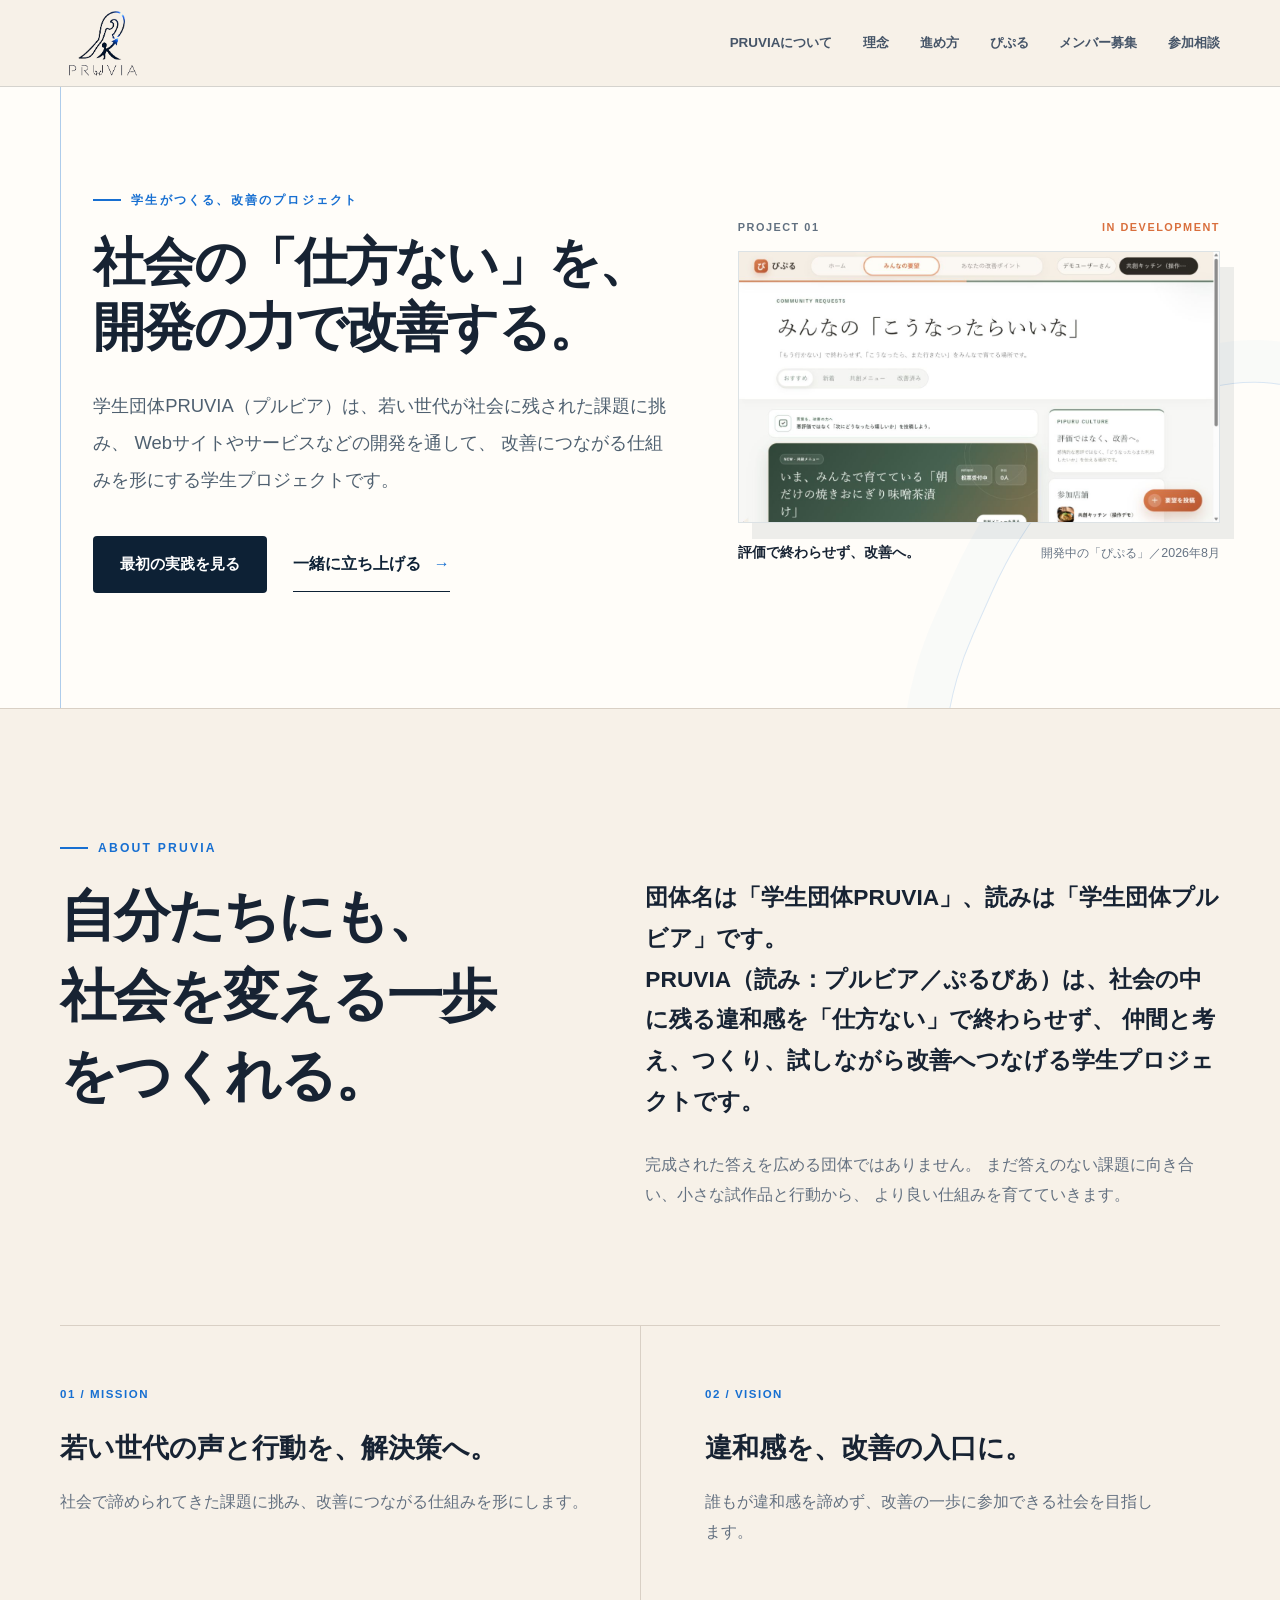
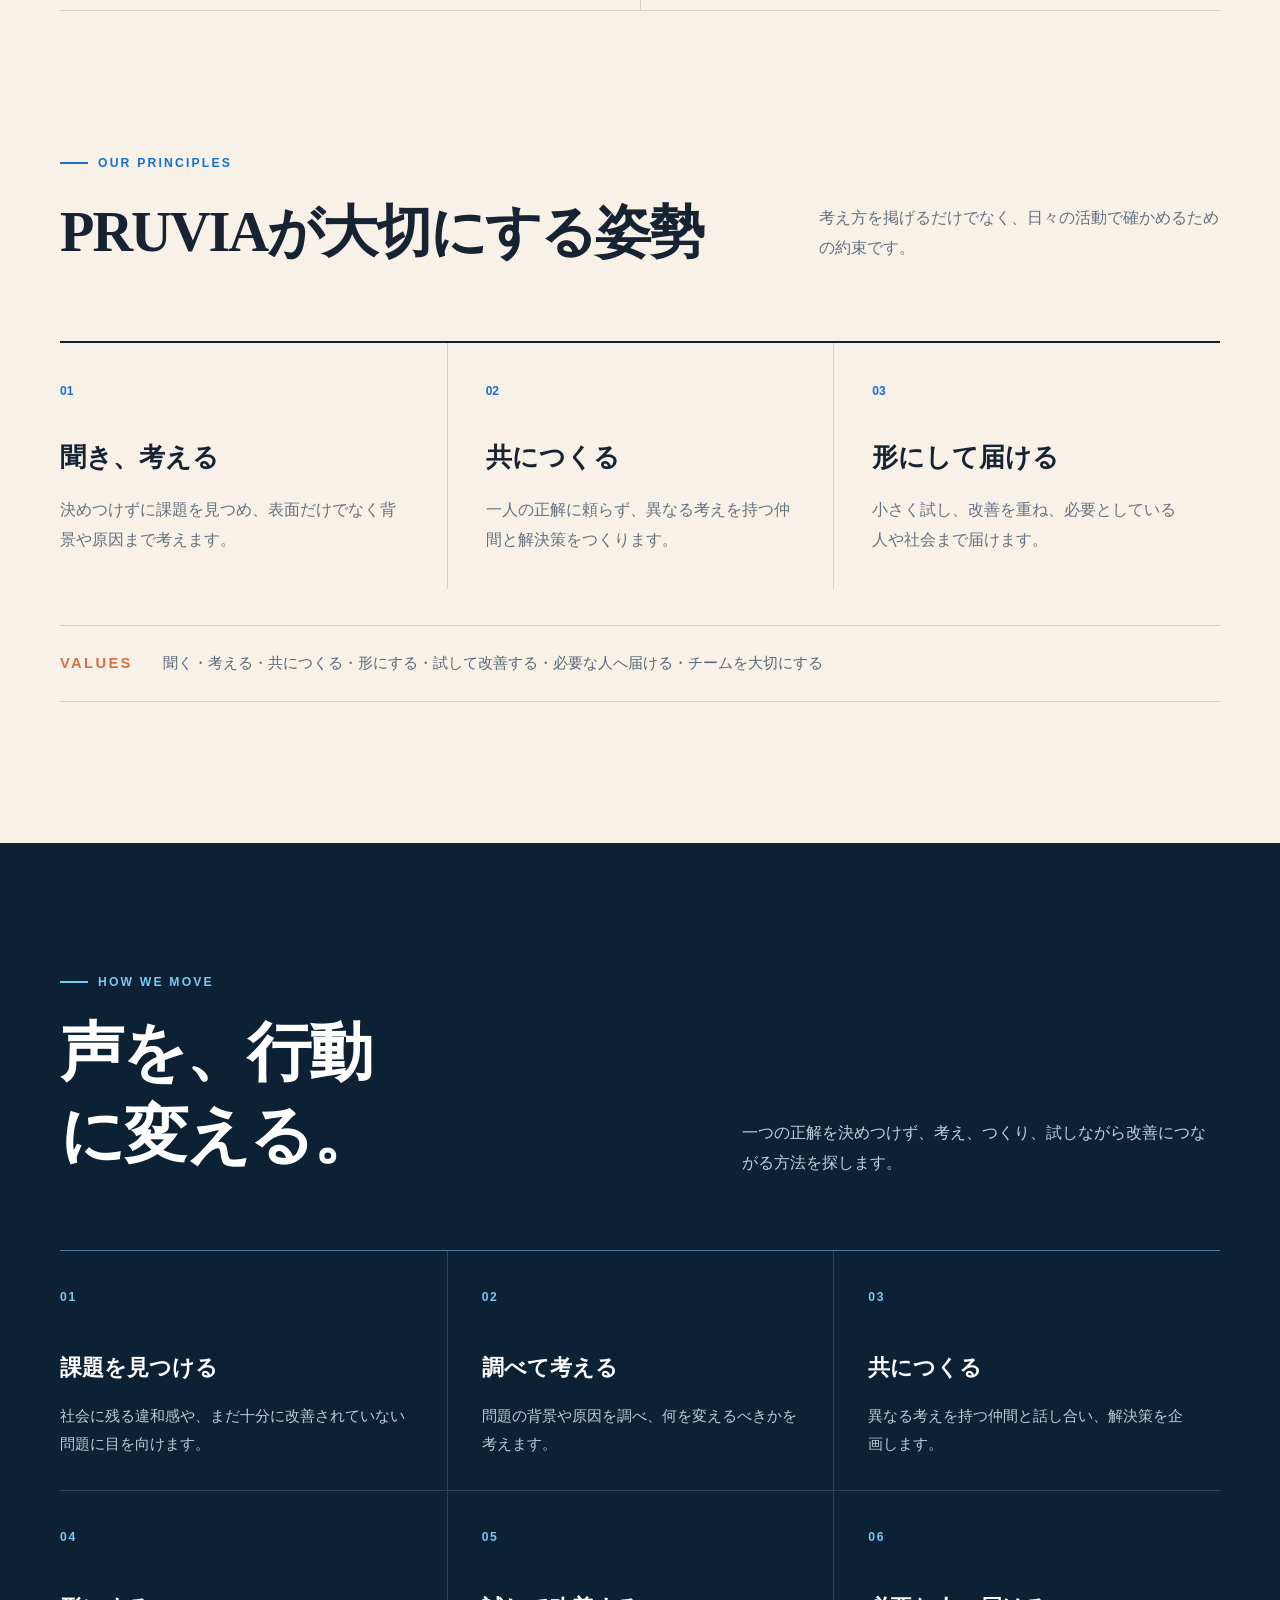
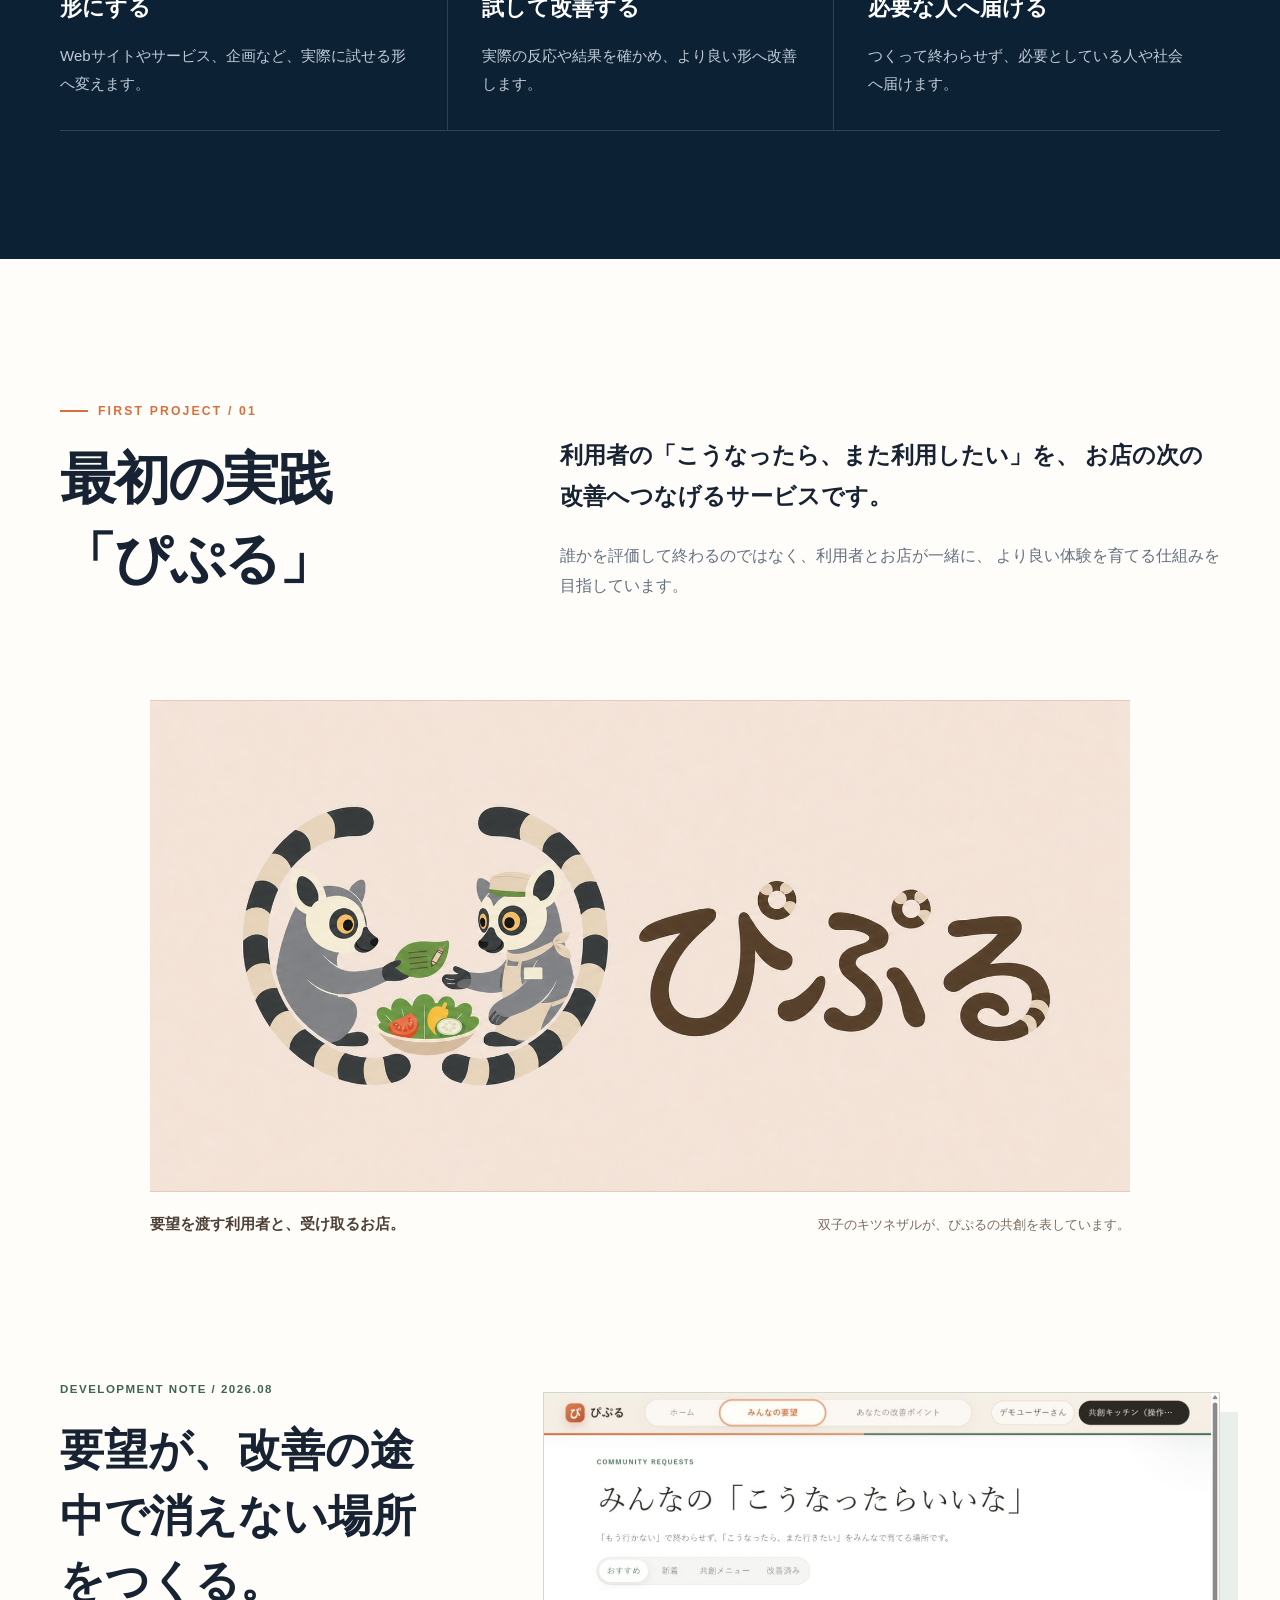
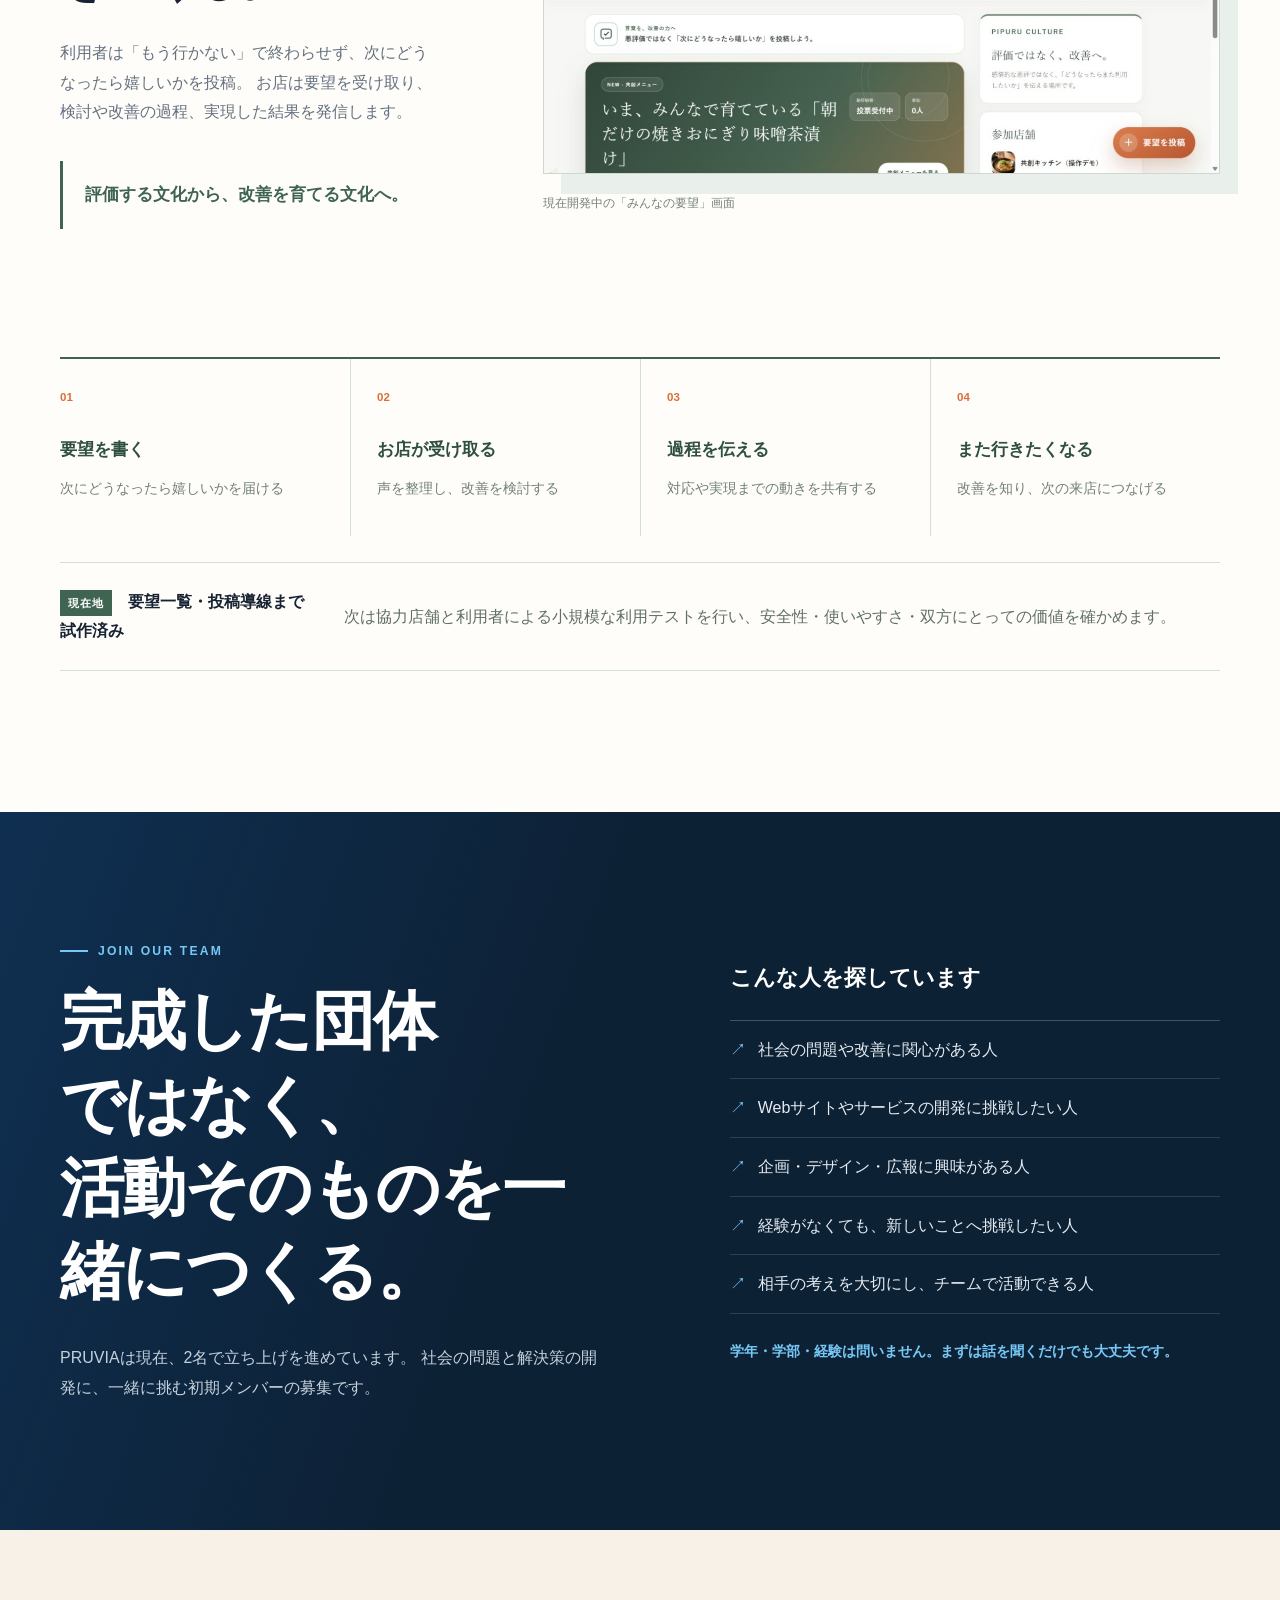
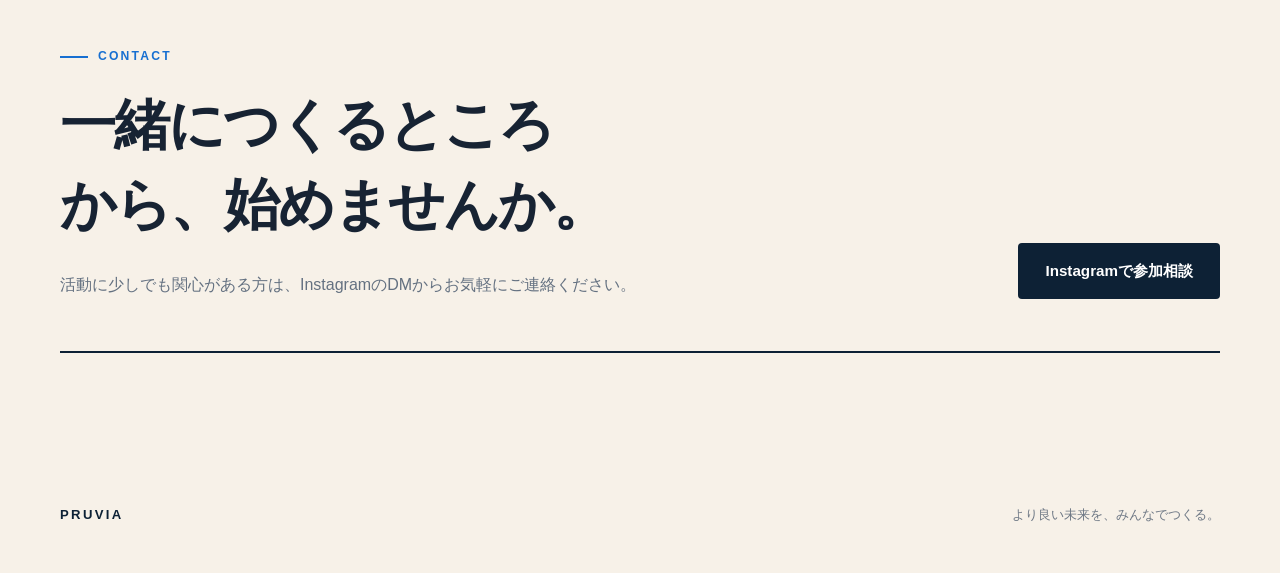
<file: index.html>
<!DOCTYPE html>
<html lang="ja">
<head>
  <meta charset="UTF-8">
  <meta name="viewport" content="width=device-width, initial-scale=1.0">
  <meta name="description" content="学生団体PRUVIA（プルビア／ぷるびあ）は、若い世代が社会に残された課題に挑み、開発を通して改善につながる仕組みを形にする学生プロジェクトです。">
  <meta name="theme-color" content="#f7f1e8">
  <title>学生団体PRUVIA（プルビア）｜社会の「仕方ない」を、開発の力で改善する</title>
  <link rel="canonical" href="https://pruviagroup.github.io/">
  <script type="application/ld+json">
  {
    "@context": "https://schema.org",
    "@type": "Organization",
    "name": "PRUVIA",
    "alternateName": ["学生団体PRUVIA", "学生団体プルビア", "プルビア", "ぷるびあ"],
    "url": "https://pruviagroup.github.io/",
    "sameAs": ["https://www.instagram.com/pruvia_group/"]
  }
  </script>
  <link rel="stylesheet" href="style.css">
</head>

<body>
  <nav class="site-nav" aria-label="メインメニュー">
    <a class="site-logo" href="#top" aria-label="PRUVIA ホームへ戻る">
      <img src="images/pruvia-logo.png" alt="PRUVIA">
    </a>
    <div class="nav-links">
      <a href="#about">PRUVIAについて</a>
      <a href="#principles">理念</a>
      <a href="#process">進め方</a>
      <a href="#pipuru">ぴぷる</a>
      <a href="#join">メンバー募集</a>
      <a href="#contact">参加相談</a>
    </div>
  </nav>

  <header id="top" class="hero">
    <div class="hero-layout">
      <div class="hero-copy">
        <p class="eyebrow">学生がつくる、改善のプロジェクト</p>
        <h1>
          <span>社会の<br class="mobile-only">「仕方ない」を、</span>
          <span>開発の力で<br class="mobile-only">改善する。</span>
        </h1>
        <p class="hero-description">
          学生団体PRUVIA（プルビア）は、若い世代が社会に残された課題に挑み、
          Webサイトやサービスなどの開発を通して、
          改善につながる仕組みを形にする学生プロジェクトです。
        </p>
        <div class="hero-actions">
          <a class="button button-primary" href="#pipuru">最初の実践を見る</a>
          <a class="text-link" href="#join">一緒に立ち上げる <span aria-hidden="true">→</span></a>
        </div>
      </div>

      <figure class="hero-preview">
        <div class="preview-heading">
          <span>PROJECT 01</span>
          <span>IN DEVELOPMENT</span>
        </div>
        <img src="images/pipuru-screen.png" alt="開発中のぴぷる「みんなの要望」画面">
        <figcaption>
          <strong>評価で終わらせず、改善へ。</strong>
          <span>開発中の「ぴぷる」／2026年8月</span>
        </figcaption>
      </figure>
    </div>
  </header>

  <main>
    <section id="about" class="about-section">
      <div class="section-inner about-layout">
        <div class="section-heading">
          <p class="eyebrow">ABOUT PRUVIA</p>
          <h2>自分たちにも、<br>社会を変える一歩をつくれる。</h2>
        </div>
        <div class="about-copy">
          <p class="large-copy">
            団体名は「学生団体PRUVIA」、読みは「学生団体プルビア」です。<br>
          PRUVIA（読み：プルビア／ぷるびあ）は、社会の中に残る違和感を「仕方ない」で終わらせず、
            仲間と考え、つくり、試しながら改善へつなげる学生プロジェクトです。
          </p>
          <p>
            完成された答えを広める団体ではありません。
            まだ答えのない課題に向き合い、小さな試作品と行動から、
            より良い仕組みを育てていきます。
          </p>
        </div>
      </div>

      <div class="section-inner belief-lines">
        <article>
          <p class="item-number">01 / MISSION</p>
          <h3>若い世代の声と行動を、解決策へ。</h3>
          <p>社会で諦められてきた課題に挑み、改善につながる仕組みを形にします。</p>
        </article>
        <article>
          <p class="item-number">02 / VISION</p>
          <h3>違和感を、改善の入口に。</h3>
          <p>誰もが違和感を諦めず、改善の一歩に参加できる社会を目指します。</p>
        </article>
      </div>
    </section>

    <section id="principles" class="principles-section">
      <div class="section-inner">
        <div class="section-title-row">
          <div>
            <p class="eyebrow">OUR PRINCIPLES</p>
            <h2>PRUVIAが大切にする姿勢</h2>
          </div>
          <p>考え方を掲げるだけでなく、日々の活動で確かめるための約束です。</p>
        </div>

        <div class="principle-lines">
          <article>
            <span>01</span>
            <h3>聞き、考える</h3>
            <p>決めつけずに課題を見つめ、表面だけでなく背景や原因まで考えます。</p>
          </article>
          <article>
            <span>02</span>
            <h3>共につくる</h3>
            <p>一人の正解に頼らず、異なる考えを持つ仲間と解決策をつくります。</p>
          </article>
          <article>
            <span>03</span>
            <h3>形にして届ける</h3>
            <p>小さく試し、改善を重ね、必要としている人や社会まで届けます。</p>
          </article>
        </div>

        <p class="values-line">
          <strong>VALUES</strong>
          聞く・考える・共につくる・形にする・試して改善する・必要な人へ届ける・チームを大切にする
        </p>
      </div>
    </section>

    <section id="process" class="process-section">
      <div class="section-inner">
        <div class="process-heading">
          <div>
            <p class="eyebrow eyebrow-light">HOW WE MOVE</p>
            <h2>声を、行動に変える。</h2>
          </div>
          <p>一つの正解を決めつけず、考え、つくり、試しながら改善につながる方法を探します。</p>
        </div>

        <ol class="process-flow">
          <li><span>01</span><h3>課題を見つける</h3><p>社会に残る違和感や、まだ十分に改善されていない問題に目を向けます。</p></li>
          <li><span>02</span><h3>調べて考える</h3><p>問題の背景や原因を調べ、何を変えるべきかを考えます。</p></li>
          <li><span>03</span><h3>共につくる</h3><p>異なる考えを持つ仲間と話し合い、解決策を企画します。</p></li>
          <li><span>04</span><h3>形にする</h3><p>Webサイトやサービス、企画など、実際に試せる形へ変えます。</p></li>
          <li><span>05</span><h3>試して改善する</h3><p>実際の反応や結果を確かめ、より良い形へ改善します。</p></li>
          <li><span>06</span><h3>必要な人へ届ける</h3><p>つくって終わらせず、必要としている人や社会へ届けます。</p></li>
        </ol>
      </div>
    </section>

    <section id="pipuru" class="pipuru-section">
      <div class="section-inner">
        <div class="pipuru-intro">
          <div>
            <p class="eyebrow eyebrow-pipuru">FIRST PROJECT / 01</p>
            <h2>最初の実践<br>「ぴぷる」</h2>
          </div>
          <div class="pipuru-lead">
            <p class="large-copy">
              利用者の「こうなったら、また利用したい」を、
              お店の次の改善へつなげるサービスです。
            </p>
            <p>
              誰かを評価して終わるのではなく、利用者とお店が一緒に、
              より良い体験を育てる仕組みを目指しています。
            </p>
          </div>
        </div>

        <figure class="pipuru-twins">
          <img src="images/pipuru-twins.png" alt="利用者のキツネザルが要望を店舗スタッフのキツネザルへ手渡す、ぴぷるの双子">
          <figcaption>
            <strong>要望を渡す利用者と、受け取るお店。</strong>
            <span>双子のキツネザルが、ぴぷるの共創を表しています。</span>
          </figcaption>
        </figure>

        <div class="pipuru-screen-layout">
          <div class="pipuru-screen-copy">
            <p class="item-number item-number-green">DEVELOPMENT NOTE / 2026.08</p>
            <h3>要望が、改善の途中で消えない場所をつくる。</h3>
            <p>
              利用者は「もう行かない」で終わらせず、次にどうなったら嬉しいかを投稿。
              お店は要望を受け取り、検討や改善の過程、実現した結果を発信します。
            </p>
            <p class="pipuru-quote">評価する文化から、改善を育てる文化へ。</p>
          </div>

          <figure class="pipuru-screen">
            <img src="images/pipuru-screen.png" alt="ぴぷるの要望一覧画面。みんなのこうなったらいいなを表示している">
            <figcaption>現在開発中の「みんなの要望」画面</figcaption>
          </figure>
        </div>

        <ol class="pipuru-flow" aria-label="ぴぷるで要望が改善につながる流れ">
          <li><span>01</span><strong>要望を書く</strong><p>次にどうなったら嬉しいかを届ける</p></li>
          <li><span>02</span><strong>お店が受け取る</strong><p>声を整理し、改善を検討する</p></li>
          <li><span>03</span><strong>過程を伝える</strong><p>対応や実現までの動きを共有する</p></li>
          <li><span>04</span><strong>また行きたくなる</strong><p>改善を知り、次の来店につなげる</p></li>
        </ol>

        <div class="build-status">
          <p><span>現在地</span> 要望一覧・投稿導線まで試作済み</p>
          <p>次は協力店舗と利用者による小規模な利用テストを行い、安全性・使いやすさ・双方にとっての価値を確かめます。</p>
        </div>
      </div>
    </section>

    <section id="join" class="join-section">
      <div class="section-inner join-layout">
        <div>
          <p class="eyebrow eyebrow-light">JOIN OUR TEAM</p>
          <h2>完成した団体ではなく、<br>活動そのものを一緒につくる。</h2>
          <p>
            PRUVIAは現在、2名で立ち上げを進めています。
            社会の問題と解決策の開発に、一緒に挑む初期メンバーの募集です。
          </p>
        </div>

        <div class="join-details">
          <h3>こんな人を探しています</h3>
          <ul>
            <li>社会の問題や改善に関心がある人</li>
            <li>Webサイトやサービスの開発に挑戦したい人</li>
            <li>企画・デザイン・広報に興味がある人</li>
            <li>経験がなくても、新しいことへ挑戦したい人</li>
            <li>相手の考えを大切にし、チームで活動できる人</li>
          </ul>
          <p>学年・学部・経験は問いません。まずは話を聞くだけでも大丈夫です。</p>
        </div>
      </div>
    </section>

    <section id="contact" class="contact-section">
      <div class="section-inner contact-layout">
        <div>
          <p class="eyebrow">CONTACT</p>
          <h2>一緒につくるところから、始めませんか。</h2>
          <p>活動に少しでも関心がある方は、InstagramのDMからお気軽にご連絡ください。</p>
        </div>
        <a class="button button-primary" href="https://www.instagram.com/pruvia_group/" target="_blank" rel="noopener noreferrer">
          Instagramで参加相談
        </a>
      </div>
    </section>
  </main>

  <footer>
    <div class="footer-inner">
      <span>PRUVIA</span>
      <p>より良い未来を、みんなでつくる。</p>
    </div>
  </footer>
</body>
</html>
</file>
<file: style.css>
:root {
  --navy: #0d2135;
  --navy-soft: #173a5c;
  --cream: #f7f1e8;
  --paper: #fffdf9;
  --blue: #176fd1;
  --blue-light: #77c8f5;
  --orange: #d96f3d;
  --green: #3f6552;
  --green-pale: #e9f0eb;
  --text: #172333;
  --muted: #647181;
  --line: #d9d0c5;
  --max-width: 1160px;
}

* {
  box-sizing: border-box;
}

html {
  scroll-behavior: smooth;
  scroll-padding-top: 100px;
}

body {
  margin: 0;
  color: var(--text);
  background: var(--cream);
  font-family: "Yu Gothic", "Hiragino Kaku Gothic ProN", Meiryo, sans-serif;
  line-height: 1.85;
  overflow-wrap: break-word;
}

img {
  max-width: 100%;
}

a {
  color: inherit;
}

p {
  margin: 0;
}

h1,
h2,
h3 {
  margin-top: 0;
  color: inherit;
}

h1,
h2 {
  font-family: "Yu Mincho", "Hiragino Mincho ProN", "Noto Serif JP", serif;
  font-weight: 600;
  letter-spacing: -0.035em;
  line-break: strict;
  text-wrap: balance;
}

section {
  scroll-margin-top: 112px;
}

.section-inner,
.hero-layout,
.footer-inner {
  width: min(calc(100% - 48px), var(--max-width));
  margin-inline: auto;
}

.eyebrow {
  margin-bottom: 18px;
  color: var(--blue);
  font-size: 0.76rem;
  font-weight: 800;
  letter-spacing: 0.18em;
  text-transform: uppercase;
}

.eyebrow::before {
  content: "";
  display: inline-block;
  width: 28px;
  height: 2px;
  margin-right: 10px;
  vertical-align: 0.24em;
  background: currentColor;
}

.large-copy {
  color: var(--text);
  font-size: clamp(1.15rem, 2vw, 1.42rem);
  font-weight: 600;
  line-height: 1.8;
}

/* 上部ナビゲーション */
.site-nav {
  position: sticky;
  top: 0;
  z-index: 100;
  display: flex;
  width: 100%;
  min-height: 84px;
  padding: 7px max(24px, calc((100% - var(--max-width)) / 2));
  align-items: center;
  justify-content: space-between;
  gap: 32px;
  background: rgba(247, 241, 232, 0.94);
  border-bottom: 1px solid rgba(13, 33, 53, 0.14);
  backdrop-filter: blur(14px);
}

.site-logo {
  display: flex;
  flex: 0 0 auto;
  align-items: center;
}

.site-logo img {
  display: block;
  width: auto;
  height: 72px;
  object-fit: contain;
}

.nav-links {
  display: flex;
  min-width: 0;
  align-items: center;
  justify-content: flex-end;
  gap: clamp(14px, 2.4vw, 34px);
  overflow-x: auto;
  scrollbar-width: none;
}

.nav-links::-webkit-scrollbar {
  display: none;
}

.nav-links a {
  position: relative;
  flex: 0 0 auto;
  padding: 8px 0;
  color: #465568;
  font-size: 0.84rem;
  font-weight: 700;
  text-decoration: none;
  white-space: nowrap;
}

.nav-links a::after {
  content: "";
  position: absolute;
  right: 0;
  bottom: 3px;
  left: 0;
  height: 2px;
  background: var(--blue);
  transform: scaleX(0);
  transform-origin: right;
  transition: transform 0.2s ease;
}

.nav-links a:hover::after,
.nav-links a:focus-visible::after {
  transform: scaleX(1);
  transform-origin: left;
}

/* 最初の画面 */
.hero {
  position: relative;
  padding: clamp(72px, 8vw, 118px) 0 clamp(84px, 9vw, 132px);
  overflow: hidden;
  background: var(--paper);
  border-bottom: 1px solid var(--line);
}

.hero::before {
  content: "";
  position: absolute;
  top: 0;
  left: max(24px, calc((100% - var(--max-width)) / 2));
  width: 1px;
  height: 100%;
  background: rgba(23, 111, 209, 0.35);
}

.hero::after {
  content: "";
  position: absolute;
  right: -120px;
  bottom: -260px;
  width: 420px;
  height: 600px;
  border: 1px solid rgba(23, 111, 209, 0.16);
  border-radius: 54% 46% 58% 42%;
  box-shadow: 0 0 0 42px rgba(23, 111, 209, 0.025);
  transform: rotate(24deg);
  pointer-events: none;
}

.hero-layout {
  display: grid;
  grid-template-columns: minmax(0, 1.12fr) minmax(380px, 0.88fr);
  align-items: center;
  gap: clamp(40px, 5vw, 72px);
}

.hero-copy {
  position: relative;
  z-index: 1;
  padding-left: clamp(18px, 2.6vw, 42px);
}

.hero h1 {
  margin-bottom: 28px;
  font-size: clamp(2.45rem, 4.1vw, 4.55rem);
  line-height: 1.24;
}

.hero h1 span {
  display: block;
}

.mobile-only {
  display: none;
}

.hero-description {
  max-width: 660px;
  color: #4f6070;
  font-size: clamp(1rem, 1.45vw, 1.15rem);
  line-height: 2;
}

.hero-actions {
  display: flex;
  flex-wrap: wrap;
  margin-top: 38px;
  align-items: center;
  gap: 26px;
}

.button {
  display: inline-flex;
  min-height: 54px;
  padding: 13px 26px;
  align-items: center;
  justify-content: center;
  border: 1px solid transparent;
  border-radius: 4px;
  font-size: 0.95rem;
  font-weight: 800;
  text-decoration: none;
  transition: transform 0.2s ease, background-color 0.2s ease;
}

.button:hover {
  transform: translateY(-2px);
}

.button-primary {
  color: white;
  background: var(--navy);
}

.button-primary:hover {
  background: var(--blue);
}

.text-link {
  padding: 12px 0;
  color: var(--navy);
  border-bottom: 1px solid currentColor;
  font-weight: 800;
  text-decoration: none;
}

.text-link span {
  margin-left: 8px;
  color: var(--blue);
}

.hero-preview {
  position: relative;
  z-index: 1;
  margin: 0;
  padding: 0;
}

.preview-heading {
  display: flex;
  margin-bottom: 14px;
  align-items: center;
  justify-content: space-between;
  gap: 20px;
  color: #617080;
  font-size: 0.68rem;
  font-weight: 800;
  letter-spacing: 0.14em;
}

.preview-heading span:last-child {
  color: var(--orange);
}

.hero-preview img {
  display: block;
  width: 100%;
  height: auto;
  border: 1px solid #dce2e5;
  box-shadow: 14px 16px 0 rgba(13, 33, 53, 0.07);
}

.hero-preview figcaption {
  display: flex;
  margin-top: 16px;
  align-items: baseline;
  justify-content: space-between;
  gap: 20px;
  color: #677484;
  font-size: 0.78rem;
}

.hero-preview figcaption strong {
  color: var(--text);
  font-size: 0.88rem;
}

/* PRUVIAについて */
.about-section {
  padding: clamp(88px, 10vw, 150px) 0 0;
}

.about-layout {
  display: grid;
  grid-template-columns: minmax(0, 0.9fr) minmax(0, 1.1fr);
  gap: clamp(50px, 9vw, 128px);
}

.section-heading h2,
.section-title-row h2,
.pipuru-intro h2,
.contact-layout h2 {
  margin-bottom: 0;
  font-size: clamp(2.2rem, 4.4vw, 4rem);
  line-height: 1.42;
}

.about-copy {
  padding-top: 40px;
}

.about-copy p + p {
  margin-top: 28px;
  color: var(--muted);
}

.belief-lines {
  display: grid;
  grid-template-columns: repeat(2, 1fr);
  margin-top: clamp(72px, 9vw, 120px);
  border-top: 1px solid var(--line);
  border-bottom: 1px solid var(--line);
}

.belief-lines article {
  padding: clamp(34px, 5vw, 58px) clamp(12px, 4vw, 52px) clamp(40px, 5vw, 66px) 0;
}

.belief-lines article + article {
  padding-left: clamp(28px, 5vw, 70px);
  border-left: 1px solid var(--line);
}

.item-number {
  margin-bottom: 18px;
  color: var(--blue);
  font-size: 0.72rem;
  font-weight: 800;
  letter-spacing: 0.13em;
}

.belief-lines h3 {
  margin-bottom: 14px;
  font-size: clamp(1.25rem, 2.2vw, 1.7rem);
}

.belief-lines article > p:last-child {
  color: var(--muted);
}

/* 理念 */
.principles-section {
  padding: clamp(100px, 11vw, 160px) 0;
}

.section-title-row {
  display: grid;
  grid-template-columns: minmax(0, 1.15fr) minmax(260px, 0.65fr);
  align-items: end;
  gap: 50px;
}

.section-title-row > p {
  padding-bottom: 10px;
  color: var(--muted);
}

.principle-lines {
  display: grid;
  grid-template-columns: repeat(3, 1fr);
  margin-top: 68px;
  border-top: 2px solid var(--navy);
}

.principle-lines article {
  padding: 32px 38px 34px 0;
}

.principle-lines article + article {
  padding-left: 38px;
  border-left: 1px solid var(--line);
}

.principle-lines span {
  color: var(--blue);
  font-size: 0.75rem;
  font-weight: 900;
}

.principle-lines h3 {
  margin: 30px 0 14px;
  font-size: clamp(1.35rem, 2vw, 1.65rem);
}

.principle-lines p {
  color: var(--muted);
}

.values-line {
  display: flex;
  margin-top: 36px;
  padding: 24px 0;
  gap: 30px;
  color: #596777;
  border-top: 1px solid var(--line);
  border-bottom: 1px solid var(--line);
  font-size: 0.92rem;
}

.values-line strong {
  flex: 0 0 auto;
  color: var(--orange);
  letter-spacing: 0.16em;
}

/* 活動の進め方 */
.process-section {
  padding: clamp(90px, 10vw, 150px) 0;
  color: white;
  background: var(--navy);
}

.process-heading {
  display: grid;
  grid-template-columns: 1fr 0.78fr;
  align-items: end;
  gap: 70px;
}

.eyebrow-light {
  color: var(--blue-light);
}

.process-heading h2,
.join-section h2 {
  margin-bottom: 0;
  color: white;
  font-size: clamp(2.35rem, 5vw, 4.4rem);
  line-height: 1.3;
}

.process-heading > p {
  color: #c4d0dc;
}

.process-flow {
  display: grid;
  grid-template-columns: repeat(3, 1fr);
  margin: 72px 0 0;
  padding: 0;
  list-style: none;
  border-top: 1px solid rgba(119, 200, 245, 0.55);
}

.process-flow li {
  min-height: 240px;
  padding: 30px 34px 32px 0;
  border-bottom: 1px solid rgba(255, 255, 255, 0.15);
}

.process-flow li:nth-child(3n + 2),
.process-flow li:nth-child(3n + 3) {
  padding-left: 34px;
  border-left: 1px solid rgba(255, 255, 255, 0.15);
}

.process-flow span {
  color: var(--blue-light);
  font-size: 0.76rem;
  font-weight: 900;
  letter-spacing: 0.14em;
}

.process-flow h3 {
  margin: 38px 0 14px;
  color: white;
  font-size: 1.35rem;
}

.process-flow p {
  color: #bfcbd6;
  font-size: 0.94rem;
}

/* ぴぷる */
.pipuru-section {
  padding: clamp(100px, 11vw, 168px) 0;
  background: var(--paper);
}

.pipuru-intro {
  display: grid;
  grid-template-columns: minmax(300px, 0.72fr) minmax(0, 1.28fr);
  gap: clamp(56px, 10vw, 142px);
  align-items: end;
}

.eyebrow-pipuru {
  color: var(--orange);
}

.pipuru-lead p + p {
  margin-top: 24px;
  color: var(--muted);
}

.pipuru-twins {
  max-width: 980px;
  margin: clamp(58px, 8vw, 100px) auto 0;
}

.pipuru-twins img {
  display: block;
  width: 100%;
  height: auto;
  border-top: 1px solid #e5cbbb;
  border-bottom: 1px solid #e5cbbb;
}

.pipuru-twins figcaption {
  display: flex;
  padding: 18px 0 0;
  align-items: baseline;
  justify-content: space-between;
  gap: 24px;
  color: #7b6a5e;
  font-size: 0.82rem;
}

.pipuru-twins figcaption strong {
  color: #4d4037;
  font-size: 0.95rem;
}

.pipuru-screen-layout {
  display: grid;
  grid-template-columns: minmax(0, 0.72fr) minmax(420px, 1.28fr);
  margin-top: clamp(90px, 11vw, 150px);
  align-items: center;
  gap: clamp(46px, 8vw, 108px);
}

.item-number-green {
  color: var(--green);
}

.pipuru-screen-copy h3 {
  margin-bottom: 24px;
  font-family: "Yu Mincho", "Hiragino Mincho ProN", serif;
  font-size: clamp(1.8rem, 3.4vw, 3rem);
  line-height: 1.5;
}

.pipuru-screen-copy > p:not(.item-number, .pipuru-quote) {
  color: var(--muted);
}

.pipuru-quote {
  margin-top: 34px;
  padding: 18px 0 18px 22px;
  color: var(--green);
  border-left: 3px solid var(--green);
  font-size: 1.08rem;
  font-weight: 800;
}

.pipuru-screen {
  margin: 0;
}

.pipuru-screen img {
  display: block;
  width: 100%;
  height: auto;
  border: 1px solid #cfd7d1;
  box-shadow: 18px 20px 0 var(--green-pale);
}

.pipuru-screen figcaption {
  margin-top: 18px;
  color: #758178;
  font-size: 0.78rem;
}

.pipuru-flow {
  display: grid;
  grid-template-columns: repeat(4, 1fr);
  margin: clamp(90px, 10vw, 140px) 0 0;
  padding: 0;
  list-style: none;
  border-top: 2px solid var(--green);
}

.pipuru-flow li {
  position: relative;
  padding: 28px 26px 34px 0;
}

.pipuru-flow li + li {
  padding-left: 26px;
  border-left: 1px solid #d3ded7;
}

.pipuru-flow span {
  display: block;
  margin-bottom: 26px;
  color: var(--orange);
  font-size: 0.72rem;
  font-weight: 900;
}

.pipuru-flow strong {
  display: block;
  margin-bottom: 10px;
  color: #2f5040;
  font-size: 1.08rem;
}

.pipuru-flow p {
  color: #728077;
  font-size: 0.87rem;
}

.build-status {
  display: grid;
  grid-template-columns: 250px 1fr;
  margin-top: 26px;
  padding: 24px 0;
  align-items: center;
  gap: 34px;
  border-top: 1px solid #d3ded7;
  border-bottom: 1px solid #d3ded7;
  color: #617066;
}

.build-status p:first-child {
  color: var(--text);
  font-weight: 800;
}

.build-status span {
  display: inline-block;
  margin-right: 12px;
  padding: 3px 8px;
  color: white;
  background: var(--green);
  font-size: 0.68rem;
  letter-spacing: 0.08em;
}

/* メンバー募集 */
.join-section {
  padding: clamp(92px, 10vw, 150px) 0;
  color: white;
  background:
    linear-gradient(110deg, rgba(23, 111, 209, 0.18), transparent 42%),
    var(--navy);
}

.join-layout {
  display: grid;
  grid-template-columns: minmax(0, 1.05fr) minmax(380px, 0.95fr);
  gap: clamp(60px, 10vw, 140px);
}

.join-layout > div:first-child > p:last-child {
  margin-top: 30px;
  color: #c5d1dc;
}

.join-details {
  padding-top: 18px;
}

.join-details h3 {
  margin-bottom: 22px;
  color: white;
  font-size: 1.35rem;
}

.join-details ul {
  margin: 0;
  padding: 0;
  list-style: none;
  border-top: 1px solid rgba(255, 255, 255, 0.22);
}

.join-details li {
  padding: 14px 0;
  color: #e4ebf1;
  border-bottom: 1px solid rgba(255, 255, 255, 0.14);
}

.join-details li::before {
  content: "↗";
  margin-right: 12px;
  color: var(--blue-light);
}

.join-details > p {
  margin-top: 24px;
  color: var(--blue-light);
  font-size: 0.9rem;
  font-weight: 800;
}

/* 参加相談 */
.contact-section {
  padding: clamp(80px, 9vw, 128px) 0;
  background: var(--cream);
}

.contact-layout {
  display: grid;
  grid-template-columns: 1fr auto;
  padding: 0 0 52px;
  align-items: end;
  gap: 60px;
  border-bottom: 2px solid var(--navy);
}

.contact-layout h2 {
  max-width: 820px;
}

.contact-layout > div > p:last-child {
  margin-top: 24px;
  color: var(--muted);
}

footer {
  padding: 34px 0 46px;
  background: var(--cream);
}

.footer-inner {
  display: flex;
  align-items: center;
  justify-content: space-between;
  gap: 30px;
  color: #6e7885;
  font-size: 0.82rem;
}

.footer-inner > span {
  color: var(--navy);
  font-weight: 900;
  letter-spacing: 0.18em;
}

/* タブレット */
@media (min-width: 1121px) {
  .hero h1 span {
    white-space: nowrap;
  }
}

@media (max-width: 1120px) {
  .hero-layout,
  .about-layout,
  .pipuru-intro,
  .pipuru-screen-layout,
  .join-layout {
    grid-template-columns: 1fr;
  }

  .hero-preview {
    max-width: 760px;
  }

  .about-copy {
    padding-top: 0;
  }

  .section-title-row,
  .process-heading {
    grid-template-columns: 1fr;
    gap: 30px;
  }

  .pipuru-screen-layout {
    gap: 54px;
  }

  .pipuru-screen {
    max-width: 760px;
  }

  .contact-layout {
    grid-template-columns: 1fr;
    align-items: start;
  }
}

@media (max-width: 760px) {
  .section-inner,
  .hero-layout,
  .footer-inner {
    width: min(calc(100% - 32px), var(--max-width));
  }

  .site-nav {
    min-height: 72px;
    padding: 6px 16px;
    gap: 16px;
  }

  .site-logo img {
    height: 54px;
  }

  .nav-links {
    justify-content: flex-start;
    gap: 18px;
  }

  .nav-links a {
    font-size: 0.76rem;
  }

  .hero {
    padding-top: 58px;
  }

  .hero::before {
    left: 16px;
  }

  .hero-copy {
    padding-left: 14px;
  }

  .hero h1 span {
    display: block;
    white-space: normal;
  }

  .mobile-only {
    display: block;
  }

  .hero-preview {
    padding: 0;
  }

  .preview-heading,
  .hero-preview figcaption,
  .pipuru-twins figcaption {
    align-items: flex-start;
    flex-direction: column;
    gap: 5px;
  }

  .belief-lines,
  .principle-lines {
    grid-template-columns: 1fr;
  }

  .belief-lines article,
  .belief-lines article + article,
  .principle-lines article,
  .principle-lines article + article {
    padding: 30px 0;
    border-left: 0;
  }

  .belief-lines article + article,
  .principle-lines article + article {
    border-top: 1px solid var(--line);
  }

  .values-line {
    flex-direction: column;
    gap: 10px;
  }

  .process-flow {
    grid-template-columns: 1fr;
  }

  .process-flow li,
  .process-flow li:nth-child(3n + 2),
  .process-flow li:nth-child(3n + 3) {
    min-height: 0;
    padding: 26px 0 30px;
    border-left: 0;
  }

  .process-flow li + li {
    border-top: 1px solid rgba(255, 255, 255, 0.12);
  }

  .process-flow h3 {
    margin-top: 18px;
  }

  .pipuru-flow {
    grid-template-columns: repeat(2, 1fr);
  }

  .pipuru-flow li:nth-child(3) {
    border-left: 0;
    border-top: 1px solid #d3ded7;
  }

  .pipuru-flow li:nth-child(4) {
    border-top: 1px solid #d3ded7;
  }

  .build-status {
    grid-template-columns: 1fr;
    gap: 10px;
  }
}

@media (max-width: 520px) {
  .hero h1 {
    font-size: clamp(2.15rem, 10.2vw, 2.5rem);
    line-height: 1.38;
  }

  .hero-actions {
    align-items: stretch;
    flex-direction: column;
    gap: 14px;
  }

  .button,
  .text-link {
    width: 100%;
    text-align: center;
  }

  .pipuru-flow {
    grid-template-columns: 1fr;
  }

  .pipuru-flow li,
  .pipuru-flow li + li,
  .pipuru-flow li:nth-child(3),
  .pipuru-flow li:nth-child(4) {
    padding: 24px 0;
    border-left: 0;
    border-top: 1px solid #d3ded7;
  }

  .pipuru-flow li:first-child {
    border-top: 0;
  }

  .footer-inner {
    align-items: flex-start;
    flex-direction: column;
    gap: 8px;
  }
}

@media (prefers-reduced-motion: reduce) {
  html {
    scroll-behavior: auto;
  }

  *,
  *::before,
  *::after {
    transition-duration: 0.01ms !important;
  }
}
</file>
